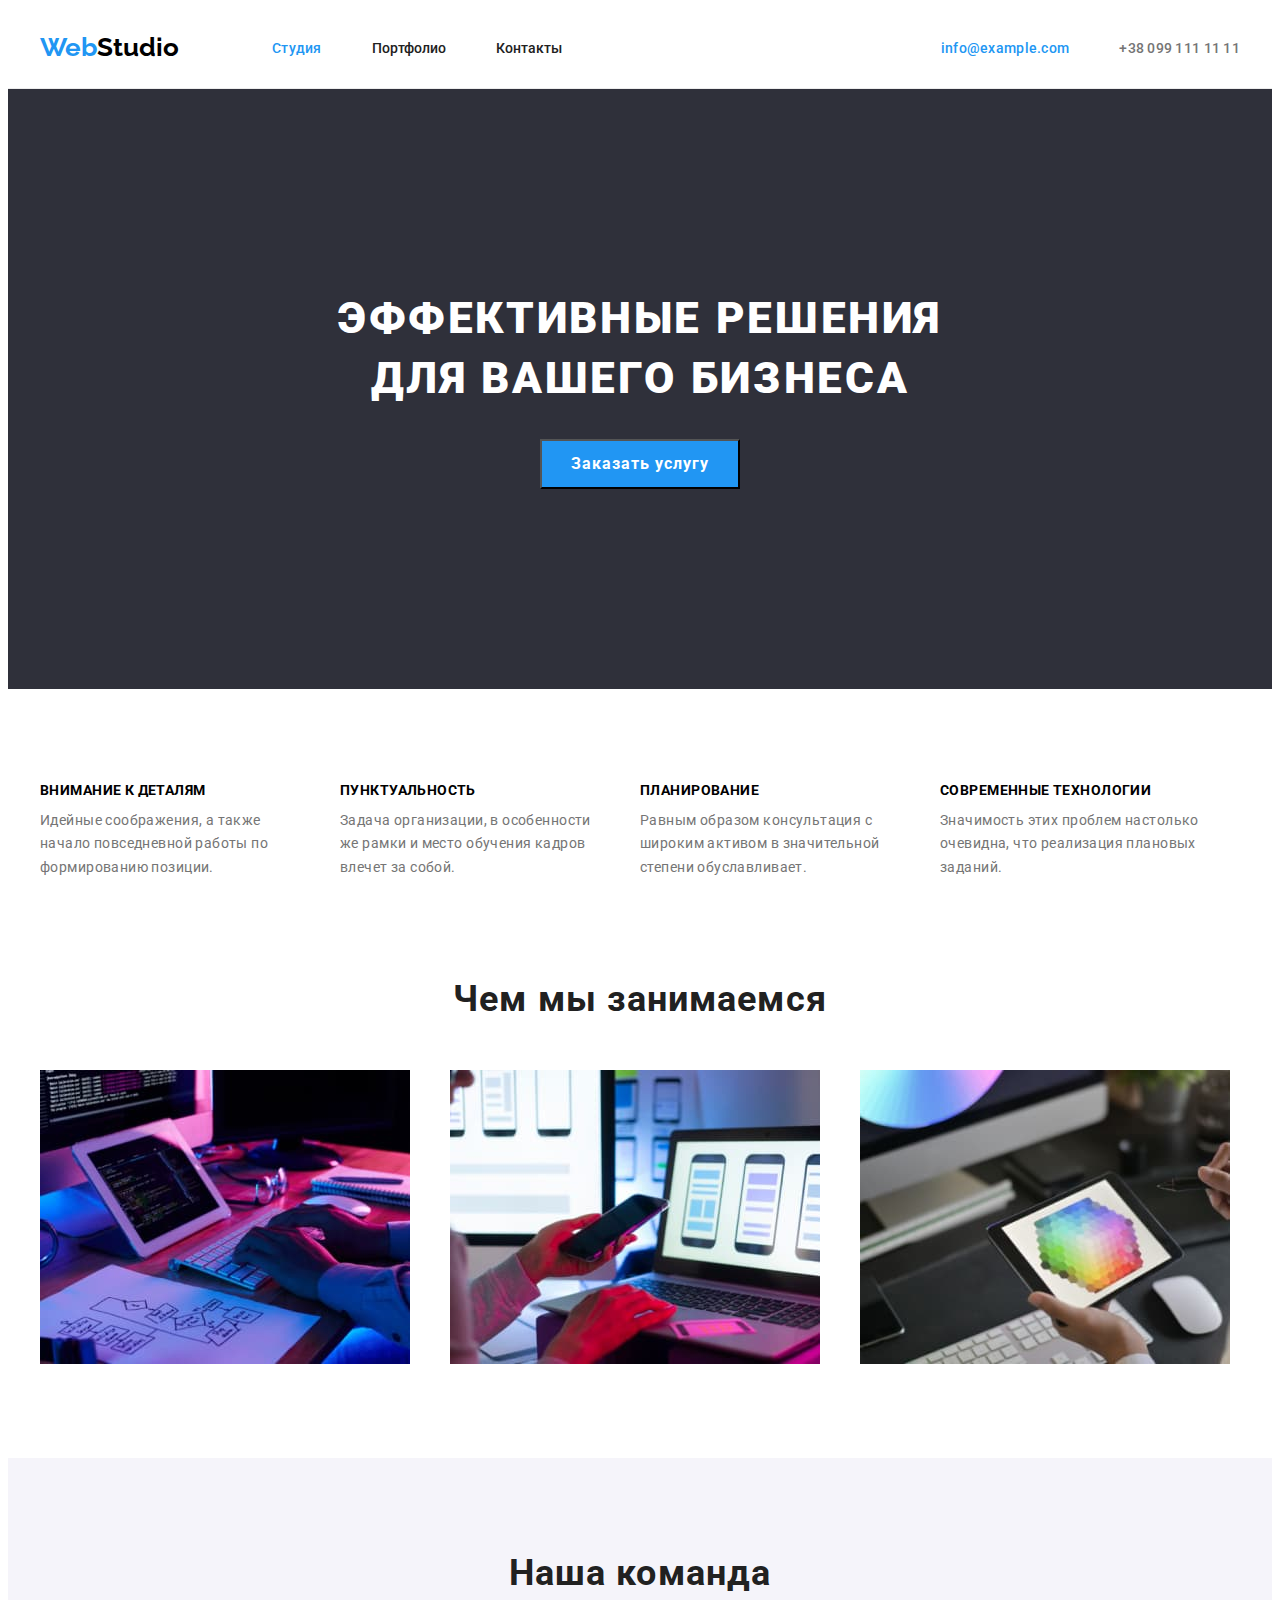
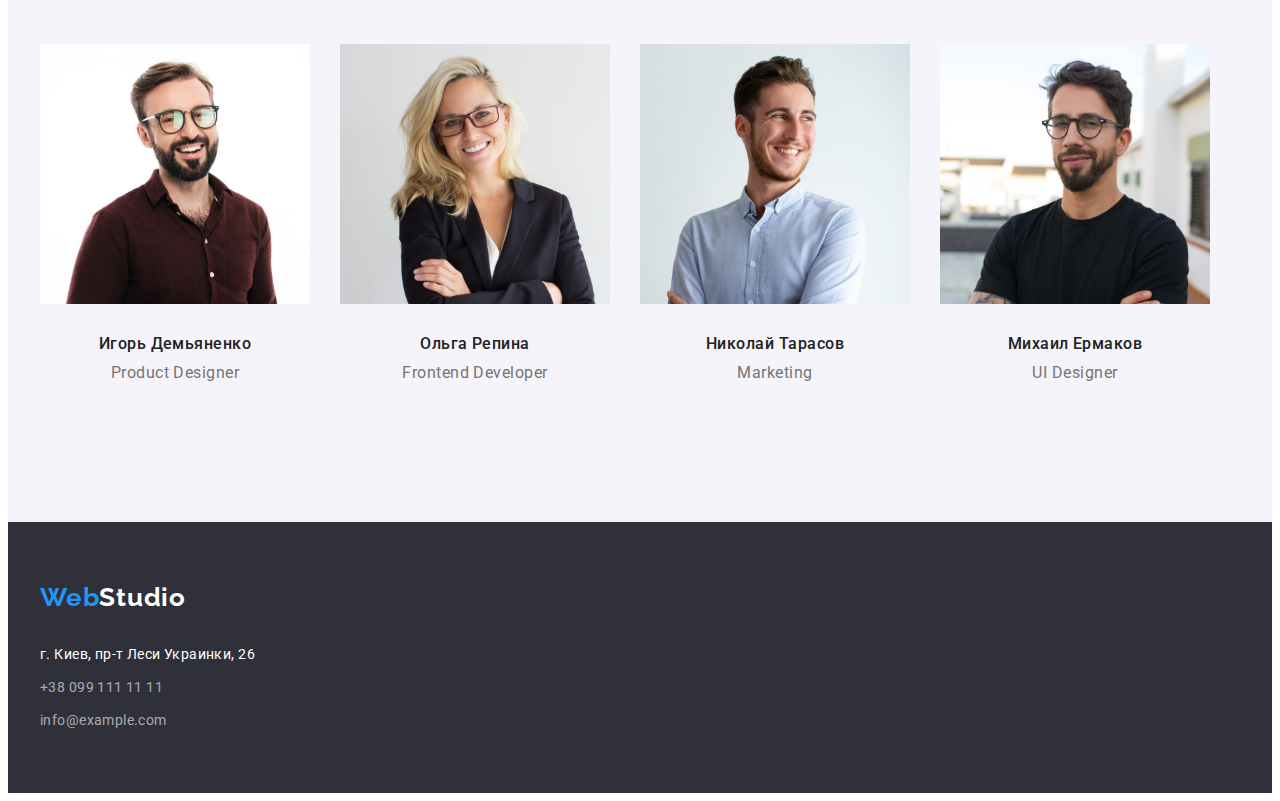
<file: index.html>
<!DOCTYPE html>
<html lang="ru">
<head>
    <meta charset="UTF-8">
    <meta http-equiv="X-UA-Compatible" content="IE=edge">
    <meta name="viewport" content="width=device-width, initial-scale=1.0">
    <title>Студия</title>
<link rel="preconnect" href="https://fonts.googleapis.com">
<link rel="preconnect" href="https://fonts.gstatic.com" crossorigin>
<link href="https://fonts.googleapis.com/css2?family=Raleway:wght@700&family=Roboto:wght@400;500;700;900&display=swap"
    rel="stylesheet">
    <link rel="stylesheet" href="https://cdnjs.cloudflare.com/ajax/libs/modern-normalize/1.1.0/modern-normalize.min.css"
        integrity="sha512-wpPYUAdjBVSE4KJnH1VR1HeZfpl1ub8YT/NKx4PuQ5NmX2tKuGu6U/JRp5y+Y8XG2tV+wKQpNHVUX03MfMFn9Q=="
        crossorigin="anonymous" referrerpolicy="no-referrer" />
    <link rel="stylesheet" href="./css/styles.css">
    
</head>
<body>
    <header class= "header" id="studio">
        <div class="container header-container">
        <a class="text header-logo link" href="">Web<span class="header-logo-first">Studio</span></a>
        <nav class="header-nav">
            <div class="header-menu">
            <ul class="header-list list">
                <li class="header-item"><a class="text link header-first-link" href="./index.html">Студия</a></li>
                <li class="header-item"><a class="text link header-link" href="./portfolio.html">Портфолио</a></li>
                <li class="header-item"><a class="text link header-link" href="#contacts">Контакты</a></li>
            </ul>
            </div>
        </nav>
            <div class="header-connect">
            <ul class="header-list list">
                <li class="header-item"><a class="text link header-mail" href="mailto:info@example.com">info@example.com</a></li>
                <li class="header-item"><a class="text link header-tel" href="tel:+380991111111">+38 099 111 11 11</a></li>
            </ul>
            </div>
        </div>
    </header>
    <main>
        <section class="hero">
            <div class="container">
            <h1 class="hero-title post-title">Эффективные решения для вашего бизнеса</h1>
            <button type="button" class="pointer hero-btn post-title" >Заказать услугу</button>
        </div>
        </section>
        <section class="hero-list">
            <div class="container">
            <ul class="list hero-item-list">
                <li class="hero-item">
                    <h3 class="hero-pre-title align-left">Внимание к деталям</h3>
                    <p class="hero-after-title align-left">Идейные соображения, а также начало повседневной работы по формированию позиции.</p>
                </li>
                <li class="hero-item">
                    <h3 class="hero-pre-title align-left">Пунктуальность</h3>
                    <p class="hero-after-title align-left">Задача организации, в особенности же рамки и место обучения кадров влечет за собой.</p>
                </li>
                <li class="hero-item">
                    <h3 class="hero-pre-title align-left">Планирование</h3>
                    <p class="hero-after-title align-left">Равным образом консультация с широким активом в значительной степени обуславливает.</p>
                </li>
                <li class="hero-item">
                    <h3 class="hero-pre-title align-left">Современные технологии</h3>
                    <p class="hero-after-title align-left">Значимость этих проблем настолько очевидна, что реализация плановых заданий.</p>
                </li>
            </ul>
            </div>
        </section>
        <section class="work" id="work">
            <div class="container">
            <h2 class="post-title work-title">Чем мы занимаемся</h2>
            <ul class="list work-list">
                <li class="work-item">
                    <img class="work-image" src="./images/box1.jpg" alt="работа на планшете" width="370" height="294" />
                </li>
                <li class="work-item">
                    <img class="work-image" src="./images/box2.jpg" alt="синхронизация с телефоном" width="370" height="294" />
                </li>
                <li class="work-item">
                    <img class="work-image" src="./images/box3.jpg" alt="графика" width="370" height="294" />
                </li>
            </ul>
            </div>
        </section>
        <section class="team" id="team">
            <div class="container">
            <h2 class="team-title">Наша команда</h2>
            <ul class="list team-list">
                <li class="team-item">
                    <img class="team-image" src="./images/card1.jpg" alt="" width="270" height="260" />
                    <div class="team-item-content">
                        <h3 class="team-name post-title">Игорь Демьяненко</h3>
                        <p class="team-profession post-title" lang="en">Product Designer</p>
                        <!-- <ul class="team-social-list list">
                            <li class="team-social-item">
                                <a href="" class="team-social-link">
                                <svg class="masters-social-icon" width="20" height="20">
                                <use href="./images/icons.svg#icon-instagram"></use>
                                </svg>
                                </a>
                            </li>
                            <li class="team-social-item">
                                <a href="" class="team-social-link">
                                    <svg class="masters-social-icon" width="20" height="20">
                                        <use href="./images/icons.svg#icon-twitter"></use>
                                    </svg>
                                </a>
                            </li>
                            <li class="team-social-item">
                                <a href="" class="team-social-link">
                                    <svg class="masters-social-icon" width="20" height="20">
                                        <use href="./images/icons.svg#icon-facebook"></use>
                                    </svg>
                                </a>
                            </li>
                            <li class="team-social-item">
                                <a href="" class="team-social-link">
                                    <svg class="masters-social-icon" width="20" height="20">
                                        <use href="./images/icons.svg#icon-linkedin"></use>
                                    </svg>
                                </a>
                            </li>
                        </ul> -->
                    </div>
                </li>
                <li class="team-item">
                    <img class="team-image" src="./images/card2.jpg" alt="" width="270" height="260" />
                    <div class="team-item-content">
                    <h3 class="team-name post-title">Ольга Репина</h3>
                    <p class="team-profession post-title" lang="en">Frontend Developer</p>
                    <!-- <ul class="team-social-list list">
                        <li class="team-social-item">
                            <a href="" class="team-social-link">
                                <svg class="masters-social-icon" width="20" height="20">
                                    <use href="./images/icons.svg#icon-instagram"></use>
                                </svg>
                            </a>
                        </li>
                        <li class="team-social-item">
                            <a href="" class="team-social-link">
                                <svg class="masters-social-icon" width="20" height="20">
                                    <use href="./images/icons.svg#icon-twitter"></use>
                                </svg>
                            </a>
                        </li>
                        <li class="team-social-item">
                            <a href="" class="team-social-link">
                                <svg class="masters-social-icon" width="20" height="20">
                                    <use href="./images/icons.svg#icon-facebook"></use>
                                </svg>
                            </a>
                        </li>
                        <li class="team-social-item">
                            <a href="" class="team-social-link">
                                <svg class="masters-social-icon" width="20" height="20">
                                    <use href="./images/icons.svg#icon-linkedin"></use>
                                </svg>
                            </a>
                        </li>
                    </ul> -->
                    </div>
                </li>
                <li class="team-item">
                    <img class="team-image" src="./images/card3.jpg" alt="" width="270" height="260" />
                    <div class="team-item-content">
                    <h3 class="team-name post-title">Николай Тарасов</h3>
                    <p class="team-profession post-title" lang="en">Marketing</p>
                    <!-- <ul class="team-social-list list">
                        <li class="team-social-item">
                            <a href="" class="team-social-link">
                                <svg class="masters-social-icon" width="20" height="20">
                                    <use href="./images/icons.svg#icon-instagram"></use>
                                </svg>
                            </a>
                        </li>
                        <li class="team-social-item">
                            <a href="" class="team-social-link">
                                <svg class="masters-social-icon" width="20" height="20">
                                    <use href="./images/icons.svg#icon-twitter"></use>
                                </svg>
                            </a>
                        </li>
                        <li class="team-social-item">
                            <a href="" class="team-social-link">
                                <svg class="masters-social-icon" width="20" height="20">
                                    <use href="./images/icons.svg#icon-facebook"></use>
                                </svg>
                            </a>
                        </li>
                        <li class="team-social-item">
                            <a href="" class="team-social-link">
                                <svg class="masters-social-icon" width="20" height="20">
                                    <use href="./images/icons.svg#icon-linkedin"></use>
                                </svg>
                            </a>
                        </li>
                    </ul> -->
                    </div>
                </li>
                <li class="team-item">
                    <img class="team-image" src="./images/card4.jpg" alt="" width="270" height="260" />
                    <div class="team-item-content">
                    <h3 class="team-name">Михаил Ермаков</h3>
                    <p class="team-profession" lang="en">UI Designer</p>
                    <!-- <ul class="team-social-list list">
                        <li class="team-social-item">
                            <a href="" class="team-social-link">
                                <svg class="masters-social-icon" width="20" height="20">
                                    <use href="./images/icons.svg#icon-instagram"></use>
                                </svg>
                            </a>
                        </li>
                        <li class="team-social-item">
                            <a href="" class="team-social-link">
                                <svg class="masters-social-icon" width="20" height="20">
                                    <use href="./images/icons.svg#icon-twitter"></use>
                                </svg>
                            </a>
                        </li>
                        <li class="team-social-item">
                            <a href="" class="team-social-link">
                                <svg class="masters-social-icon" width="20" height="20">
                                    <use href="./images/icons.svg#icon-facebook"></use>
                                </svg>
                            </a>
                        </li>
                        <li class="team-social-item">
                            <a href="" class="team-social-link">
                                <svg class="masters-social-icon" width="20" height="20">
                                    <use href="./images/icons.svg#icon-linkedin"></use>
                                </svg>
                            </a>
                        </li>
                    </ul> -->
                    </div>
                </li>
            </ul>
            </div>
        </section>
    </main>
    <footer class="footer" id="contacts">
        <div class="container">
            <div class="footer-logo">
            <a class="text link footer-link" href="">Web<span class="footer-logo-second">Studio</span></a>
            </div>
        <address>
            <ul class="list footer-list">
                <li class="footer-item">
                    <a class="text link footer-map footer-light" href="https://goo.gl/maps/rudogCTzhb6VEt387" target="_blank" rel="noopener noreferrer">г. Киев, пр-т Леси Украинки, 26</a>
                </li>
                <li class="footer-item">
                    <a class="text link footer-tel footer-light" href="tel:+380991111111">+38 099 111 11 11</a>
                </li>
                <li class="footer-item">
                    <a class="text link footer-mail footer-light" href="mailto:info@example.com">info@example.com</a>
                </li>
            </ul>
        </address>
        </div>
    </footer>
</body>
</html>
</file>
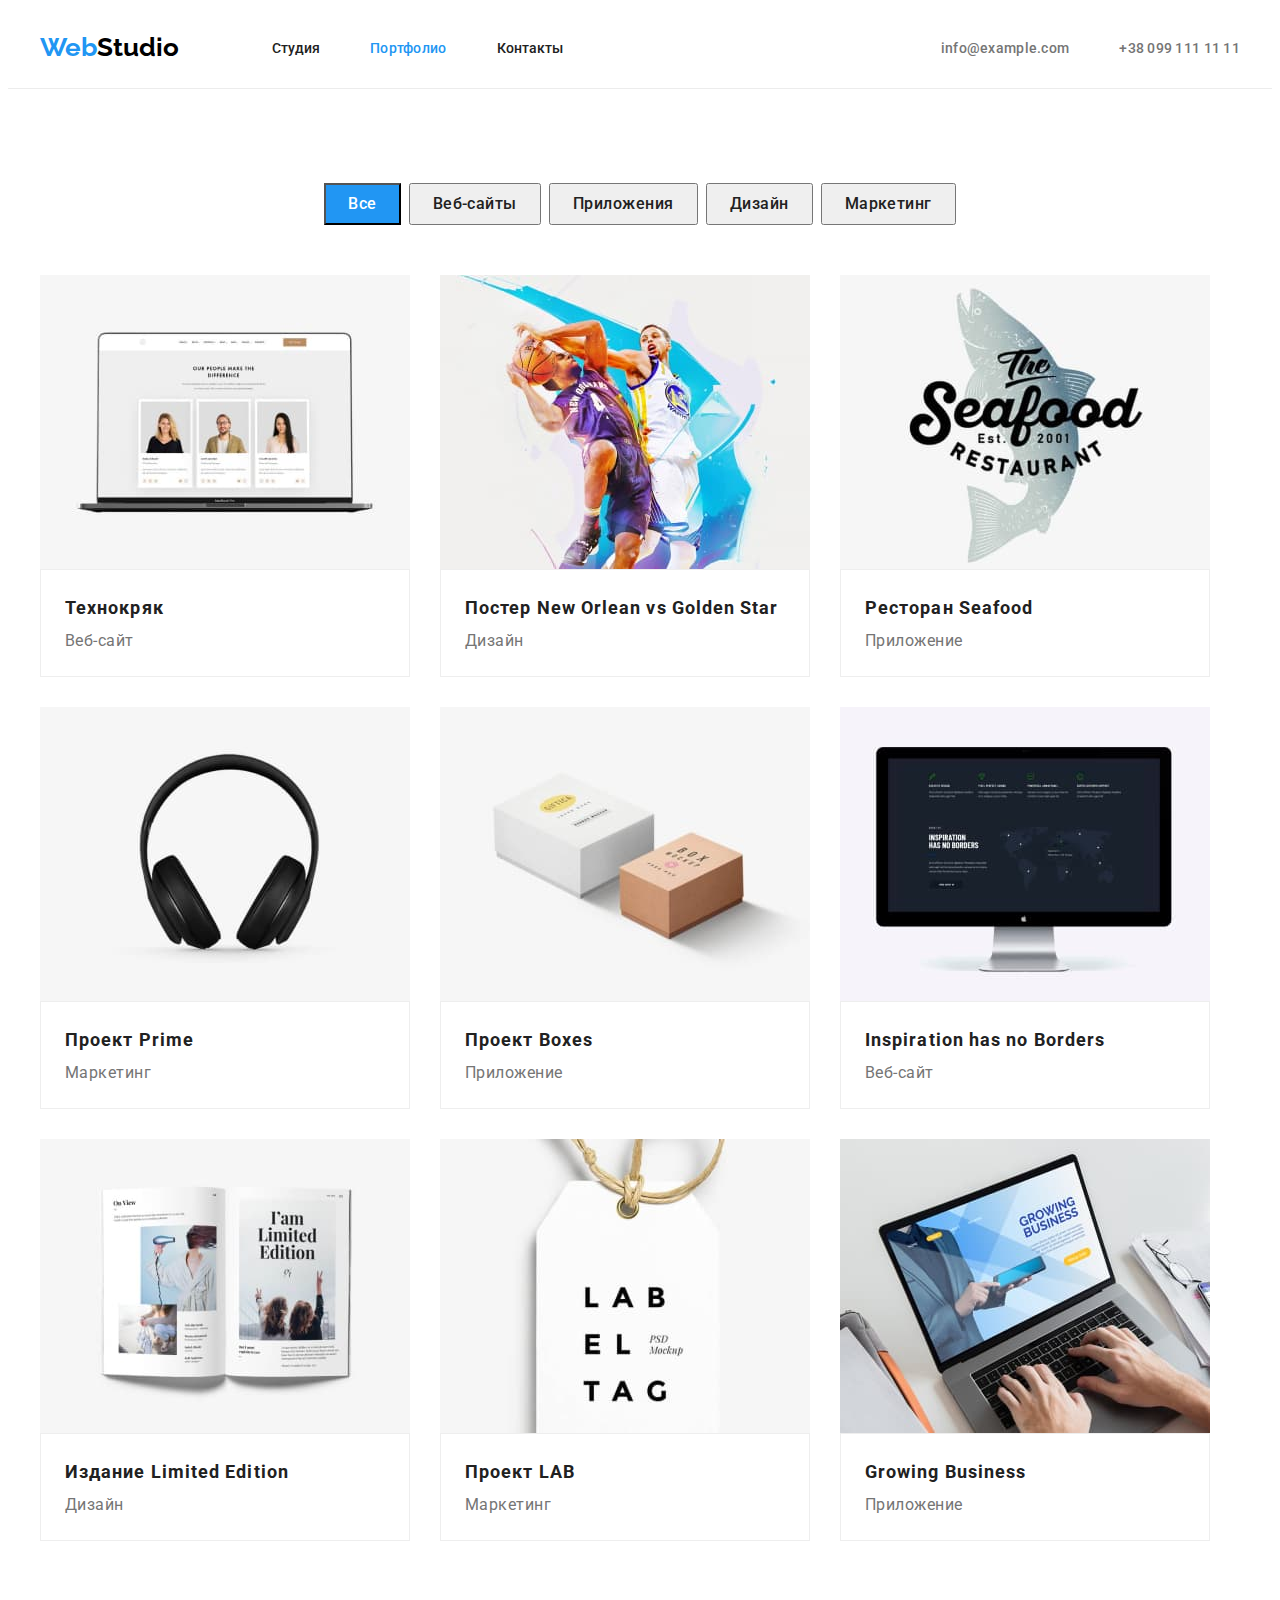
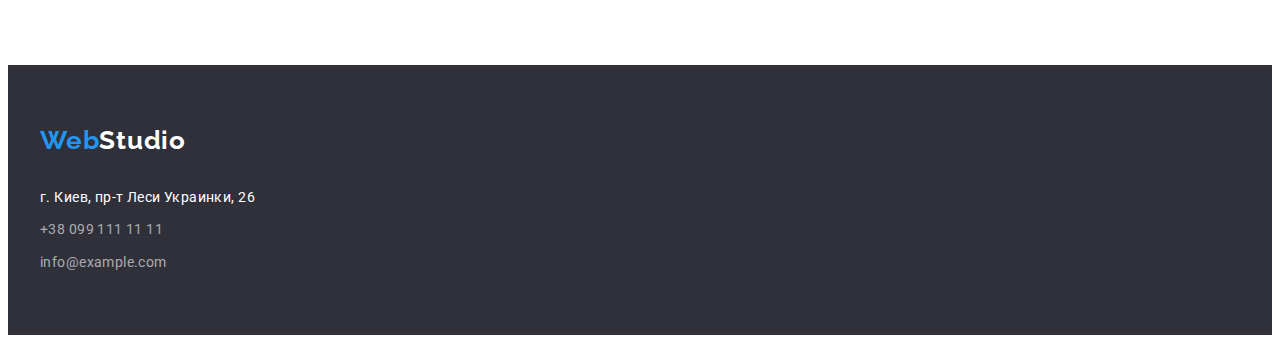
<file: portfolio.html>
<!DOCTYPE html>
<html lang="ru">

<head>
    <meta charset="UTF-8">
    <meta http-equiv="X-UA-Compatible" content="IE=edge">
    <meta name="viewport" content="width=device-width, initial-scale=1.0">
    <title>Портфолио</title>
<link rel="preconnect" href="https://fonts.googleapis.com">
<link rel="preconnect" href="https://fonts.gstatic.com" crossorigin>
<link href="https://fonts.googleapis.com/css2?family=Raleway:wght@700&family=Roboto:wght@400;500;700;900&display=swap"
    rel="stylesheet">
    <link rel="stylesheet" href="https://cdnjs.cloudflare.com/ajax/libs/modern-normalize/1.1.0/modern-normalize.min.css"
        integrity="sha512-wpPYUAdjBVSE4KJnH1VR1HeZfpl1ub8YT/NKx4PuQ5NmX2tKuGu6U/JRp5y+Y8XG2tV+wKQpNHVUX03MfMFn9Q=="
        crossorigin="anonymous" referrerpolicy="no-referrer" /> 
    <link rel="stylesheet" href="./css/styles.css">

</head>

<body>
    <header class="header">
        <div class="container header-container">
        <a class="text header-logo link" href="">Web<span class="header-logo-first">Studio</span></a>
        <nav class="header-nav">
            <div class="header-menu">
            <ul class="header-list list">
                <li class="header-item"><a class="text link header-link" href="./index.html">Студия</a></li>
                <li class="header-item"><a class="text link header-first-link" href="./portfolio.html">Портфолио</a></li>
                <li class="header-item"><a class="text link header-link" href="#contacts">Контакты</a></li>
            </ul>
            </div>
        </nav>
            <div class="header-connect">
            <ul class="header-list list">
                <li class="header-item"><a class="text link header-tel" href="mailto:info@example.com">info@example.com</a></li>
                <li class="header-item"><a class="text link header-tel" href="tel:+380991111111">+38 099 111 11 11</a></li>
            </ul>
            </div>
        </div>
    </header>
    <main>
        <section class="portfolio-button">
            <h1 class="visually-hidden">Меню портфолио</h1>
            <div class="container">
            <ul class="button-list"> 
                <li class="portfolio-button-list"><button type="button" class="pointer all-btn">Все</button></li>
                <li class="portfolio-button-list"><button type="button" class="pointer web-btn btn-link">Веб-сайты</button></li>
                <li class="portfolio-button-list"><button type="button" class="pointer app-btn btn-link">Приложения</button></li>
                <li class="portfolio-button-list"><button type="button" class="pointer design-btn btn-link">Дизайн</button></li>
                <li class="portfolio-button-list"><button type="button" class="pointer marketing-btn btn-link">Маркетинг</button></li> 
            </ul>
        
            <ul class="list project-list">
                <li class="project-item">
                    <img class="project-image" src="./images/project1.jpg" alt="" width="370" height="294" />
                    <div class="project-border">
                    <h3 class="project-name align-left">Технокряк</h3>
                    <p class="project-program align-left">Веб-сайт</p>
                </div>
                </li>
                <li class="project-item">
                    <img class="project-image" src="./images/project2.jpg" alt="" width="370" height="294" />
                    <div class="project-border"><h3 class="project-name align-left" lang="en">Постер New Orlean vs Golden Star</h3>
                    <p class="project-program align-left">Дизайн</p>
                    </div>
                </li>
                <li class="project-item">
                    <img class="project-image" src="./images/project3.jpg" alt="" width="370" height="294" />
                    <div class="project-border"><h3 class="project-name align-left" lang="en">Ресторан Seafood</h3>
                    <p class="project-program align-left">Приложение</p>
                </div>
                </li>
                <li class="project-item">
                    <img class="project-image" src="./images/project4.jpg" alt="" width="370" height="294" />
                    <div class="project-border"><h3 class="project-name align-left" lang="en">Проект Prime</h3>
                    <p class="project-program align-left">Маркетинг</p>
                </div>
                </li>
                <li class="project-item">
                    <img class="project-image" src="./images/project5.jpg" alt="" width="370" height="294" />
                    <div class="project-border"><h3 class="project-name align-left" lang="en">Проект Boxes</h3>
                    <p class="project-program align-left">Приложение</p>
                </div>
                </li>
                <li class="project-item">
                    <img class="projects-image" src="./images/project6.jpg" alt="" width="370" height="294" />
                    <div class="project-border"><h3 class="project-name align-left" lang="en">Inspiration has no Borders</h3>
                    <p class="project-program align-left">Веб-сайт</p>
                </div>
                </li>
                <li class="project-item">
                    <img class="project-image" src="./images/project7.jpg" alt="" width="370" height="294" />
                    <div class="project-border"><h3 class="project-name align-left" lang="en">Издание Limited Edition</h3>
                    <p class="project-program align-left">Дизайн</p>
                </div>
                </li>
                <li class="project-item">
                    <img class="project-image" src="./images/project8.jpg" alt="" width="370" height="294" />
                    <div class="project-border"><h3 class="project-name align-left" lang="en">Проект LAB</h3>
                    <p class="project-program align-left">Маркетинг</p>
                </div>
                </li>
                <li class="project-item">
                    <img class="project-image" src="./images/project9.jpg" alt="" width="370" height="294" />
                    <div class="project-border"><h3 class="project-name align-left" lang="en">Growing Business</h3>
                    <p class="project-program align-left">Приложение</p>
                </div>
                </li>
            </ul>
            </div>
        </section>
    </main>
    <footer class="footer" id="contacts">
        <div class="container">
            <div class="footer-logo">
            <a class="text link footer-link" href="">Web<span class="footer-logo-second">Studio</span></a>
            </div>
            <address>
                <ul class="list footer-list">
                    <li class="footer-item">
                        <a class="text link footer-map footer-light" href="https://goo.gl/maps/rudogCTzhb6VEt387"
                            target="_blank" rel="noopener noreferrer">г. Киев, пр-т Леси Украинки, 26</a>
                    </li>
                    <li class="footer-item">
                        <a class="text link footer-tel footer-light" href="tel:+380991111111">+38 099 111 11 11</a>
                    </li>
                    <li class="footer-item">
                        <a class="text link footer-mail footer-light" href="mailto:info@example.com">info@example.com</a>
                    </li>
                </ul>
            </address>
        </div>
    </footer>
</body>

</html>
</file>
<file: css/styles.css>
:root {
  --header-color: #fff;
  --btn-color: #ffffff;
  --accent-color: #2196f3;
  --first-title-color: #ffffff;
  --second-title-color: #757575;
  --third-title-color: #212121;
}

body {
  font-family: "Roboto", sans-serif;
}
.list {
  list-style: none;
}
.link {
  text-decoration: none;
}
.container {
  width: 1200px;
  padding-left: 15px;
  padding-right: 15px;
  margin: 0 auto;
}
p,
h1,
h2,
h3,
h4,
h5,
h6 {
  margin: 0;
}
ul,
ol {
  margin: 0;
  padding-left: 0;
}
button {
  cursor: pointer;
}
img {
  display: block;
}
.text {
  cursor: text;
}
.pointer {
  cursor: pointer;
}
.post-title {
  text-align: center;
}

.align-left {
  text-align: left;
}
.title {
  color: var(--third-title-color);
}

.visually-hidden {
  position: absolute;
  width: 1px;
  height: 1px;
  margin: -1px;
  border: 0;
  padding: 0;

  white-space: nowrap;
  clip-path: inset(100%);
  clip: rect(0 0 0 0);
  overflow: hidden;
}
/*---------- Header---------------- */
.header {
  padding-top: 24px;
  padding-bottom: 25px;
  border-bottom: 1px solid #ececec;
}
.header-container {
  display: flex;
  align-items: center;
}
.header-logo {
  font-family: "Raleway", sans-serif;
  font-weight: bold;
  font-size: 26px;
  line-height: 1.19;
  color: var(--accent-color);

  margin-right: 93px;
}
.header-item:not(:last-child) {
  margin-right: 50px;
}
.header-list {
  display: flex;
}
.header-logo-first {
  color: #000000;
}
.header-link {
  font-weight: 500;
  font-size: 14px;
  line-height: 1.14;
  color: var(--third-title-color);
}

.header-first-link {
  font-weight: 500;
  font-size: 14px;
  line-height: 1.14;
  letter-spacing: 0.02em;

  color: var(--accent-color);
}

.header-link:hover,
.header-link:focus {
  color: var(--accent-color);
}

.header-mail {
  font-weight: 500;
  font-size: 14px;
  line-height: 1.14;
  letter-spacing: 0.02em;

  color: var(--accent-color);
}

.header-tel {
  font-weight: 500;
  font-size: 14px;
  line-height: 1.14;
  letter-spacing: 0.02em;

  color: var(--second-title-color);
}
.header-connect {
  margin-left: auto;
}
/*----------HERO-------------- */
.hero {
  padding-top: 200px;
  padding-bottom: 200px;
  background-color: #2f303a;
  /* background-image: linear-gradient(
      rgba(47, 48, 58, 0.4),
      rgba(47, 48, 58, 0.4)
    ),
    url(../images/fon1.jpg);
  background-repeat: no-repeat;
  background-position: center;
  background-size: cover; */
  /* width: 1600px;
  height: 600px;
  left: 0px;
  top: 80px; */
}
.hero-title {
  box-sizing: content-box;
  max-width: 696px;
  font-weight: 900;
  font-size: 44px;
  line-height: 1.36;
  display: flex;
  align-items: center;
  text-align: center;
  letter-spacing: 0.06em;
  text-transform: uppercase;
  margin: auto;
  margin-bottom: 30px;

  color: var(--first-title-color);
}
.hero-btn {
  font-family: inherit;
  font-weight: bold;
  font-size: 16px;
  line-height: 1.87;
  align-items: center;
  letter-spacing: 0.06em;
  position: relative;
  left: 50%;
  transform: translate(-50%, 0);
  color: var(--first-title-color);
  background-color: var(--accent-color);
  min-width: 200px;
  min-height: 50px;
}
.hero-btn:hover,
.hero-btn:focus {
  background-color: #188ce8;
}
/*----------------HERO LIST------------*/
.hero-list {
  padding-top: 94px;
  padding-bottom: 94px;
}

.hero-pre-title {
  font-weight: bold;
  font-size: 14px;
  line-height: 1.14;
  letter-spacing: 0.03em;
  text-transform: uppercase;

  color: var(title);
}
.hero-pre-title {
  margin-bottom: 10px;
}
.hero-after-title {
  font-size: 14px;
  line-height: 1.71;
  letter-spacing: 0.03em;
  color: var(--second-title-color);
}
.hero-item-list {
  display: flex;
  flex-wrap: wrap;
}
.hero-item {
  width: calc(100% / 4 - 30px);
  height: 101px;
}
.hero-item:not(:last-child) {
  margin-right: 30px;
}
/*---------------------WORK-------------------- */
.work {
  padding-top: 0px;
  padding-bottom: 94px;
}
.work-title {
  font-weight: bold;
  font-size: 36px;
  line-height: 1.17;
  text-align: center;
  letter-spacing: 0.03em;
  color: var(--third-title-color);
  margin-bottom: 50px;
}
.work-list {
  display: flex;
  flex-wrap: wrap;
  margin-left: -30px;
  margin-bottom: -30px;
}
.work-item {
  width: calc(100% / 3 - 30px);
  margin-left: 30px;
  margin-bottom: 30px;
}
.work-item :not(last-child) {
  margin-right: 30px;
}
/*---------------------TEAM-------------------- */
.team {
  padding-top: 94px;
  padding-bottom: 94px;
}
.team-title {
  font-weight: bold;
  font-size: 36px;
  line-height: 1.17;
  text-align: center;
  letter-spacing: 0.03em;

  color: var(--third-title-color);
  margin-bottom: 50px;
}
.team-name {
  font-weight: 500;
  font-size: 16px;
  line-height: 1.19;
  text-align: center;
  letter-spacing: 0.03em;
  color: var(--third-title-color);
}
.team-profession {
  font-size: 16px;
  line-height: 1.19;
  /* identical to box height */

  text-align: center;
  letter-spacing: 0.03em;

  color: var(--second-title-color);
}
.team {
  background-color: #f5f4fa;
}
.team-list {
  display: flex;
  flex-wrap: wrap;
}
.team-item {
  width: calc(100% / 4 - 30px);
}
.team-item:not(:first-child) {
  margin-left: 30px;
}
.team-name {
  margin-bottom: 10px;
}
.team-profession {
  margin-bottom: 16px;
}
/* .team-profession {
  padding-bottom: 30px;
} */
.team-item-content {
  padding-top: 30px;
  padding-bottom: 30px;
}
.team-social-list {
  display: flex;
  justify-content: center;
}
.team-social-item + .team-social-item {
  margin-left: 10px;
}
.team-social-link {
  width: 44px;
  height: 44px;
  background-color: teal;
  display: flex;
  justify-content: center;
  align-items: center;
  border-radius: 50%;
}
.team-social-item {
  fill: #ffffff;
}
.team-social-link:hover,
.team-social-link:focus {
  background-color: #2196f3;
}
.team-social-link:hover
  .team-social-icon
  .team-social-link:focus
  .team-social-icon {
  fill: tomato;
}

/*---------------------FOOTER-------------------- */
.footer {
  padding-top: 60px;
  padding-bottom: 60px;
  background-color: #2f303a;
}

.footer-link {
  font-family: "Raleway", sans-serif;
  font-weight: bold;
  font-size: 26px;
  line-height: 1.19;
  letter-spacing: 0.03em;
  color: var(--accent-color);
}
.footer-map {
  font-family: inherit;
  font-style: normal;
  font-size: 14px;
  line-height: 1.71;
  letter-spacing: 0.03em;
  color: var(--first-title-color);
}
.footer-tel,
.footer-mail {
  font-family: inherit;
  font-style: normal;
  font-size: 14px;
  line-height: 1.71;
  letter-spacing: 0.03em;
  color: rgba(255, 255, 255, 0.6);
}
/*
.footer-mail {
  font-family: inherit;
  font-size: 14px;
  line-height: 1.71;
  letter-spacing: 0.03em;
  color: rgba(255, 255, 255, 0.6);
}
*/

.footer-logo-second {
  color: var(--first-title-color);
}

.footer-light:hover,
.footer-light:focus {
  color: var(--accent-color);
}
.footer-logo {
  margin-bottom: 30px;
}
.footer-item:not(:last-child) {
  margin-bottom: 9px;
}
/*---------------------PORTFOLIO-------------------- */
.all-btn {
  font-family: "Roboto", sans-serif;
  font-weight: 500;
  font-size: 16px;
  line-height: 1.62;
  text-align: center;
  letter-spacing: 0.03em;
  color: var(--first-title-color);
  background-color: var(--accent-color);
  padding: 6px 22px;
}
.web-btn,
.app-btn,
.design-btn,
.marketing-btn {
  font-family: inherit;
  font-weight: 500;
  font-size: 16px;
  line-height: 1.62;
  text-align: center;
  letter-spacing: 0.03em;
  color: var(--third-title-color);
  padding: 6px 22px;
}
.portfolio-button {
  padding-top: 94px;
  padding-bottom: 94px;
}
.button-list {
  list-style: none;
  display: flex;
  text-align: center;
  margin-bottom: 50px;
  justify-content: center;
}
.portfolio-button-list:not(:last-child) {
  margin-right: 8px;
}

/*---------------------PROJECT-------------------- */
.project-name {
  font-family: "Roboto", sans-serif;
  font-weight: bold;
  font-size: 18px;
  line-height: 2;
  letter-spacing: 0.06em;
  color: var(--third-title-color);
}
.project-program {
  font-size: 16px;
  line-height: 1.87;
  letter-spacing: 0.03em;
  color: var(--second-title-color);
}
.btn-link:hover,
.btn-link:focus {
  background-color: var(--accent-color);
}
.project-list {
  display: flex;
  flex-wrap: wrap;
}
.project-item {
  width: calc(100 / 3 -30px);
  max-width: 100%;
  margin-bottom: 30px;
}
.project-item:not(:nth-last-child(3n)) {
  margin-left: 30px;
}
/*
.project-program {
  border-left: 5px solid #eeeeee;
  border-right: 5px solid #eeeeee;
  border-bottom: 5px solid #eeeeee;
  padding-left: 24px;
}
.project-name {
  border-left: 5px solid #eeeeee;
  border-right: 5px solid #eeeeee;
  padding-left: 24px;
} */
.project-border {
  border: 1px solid #eeeeee;
  padding: 20px 24px;
}
</file>
